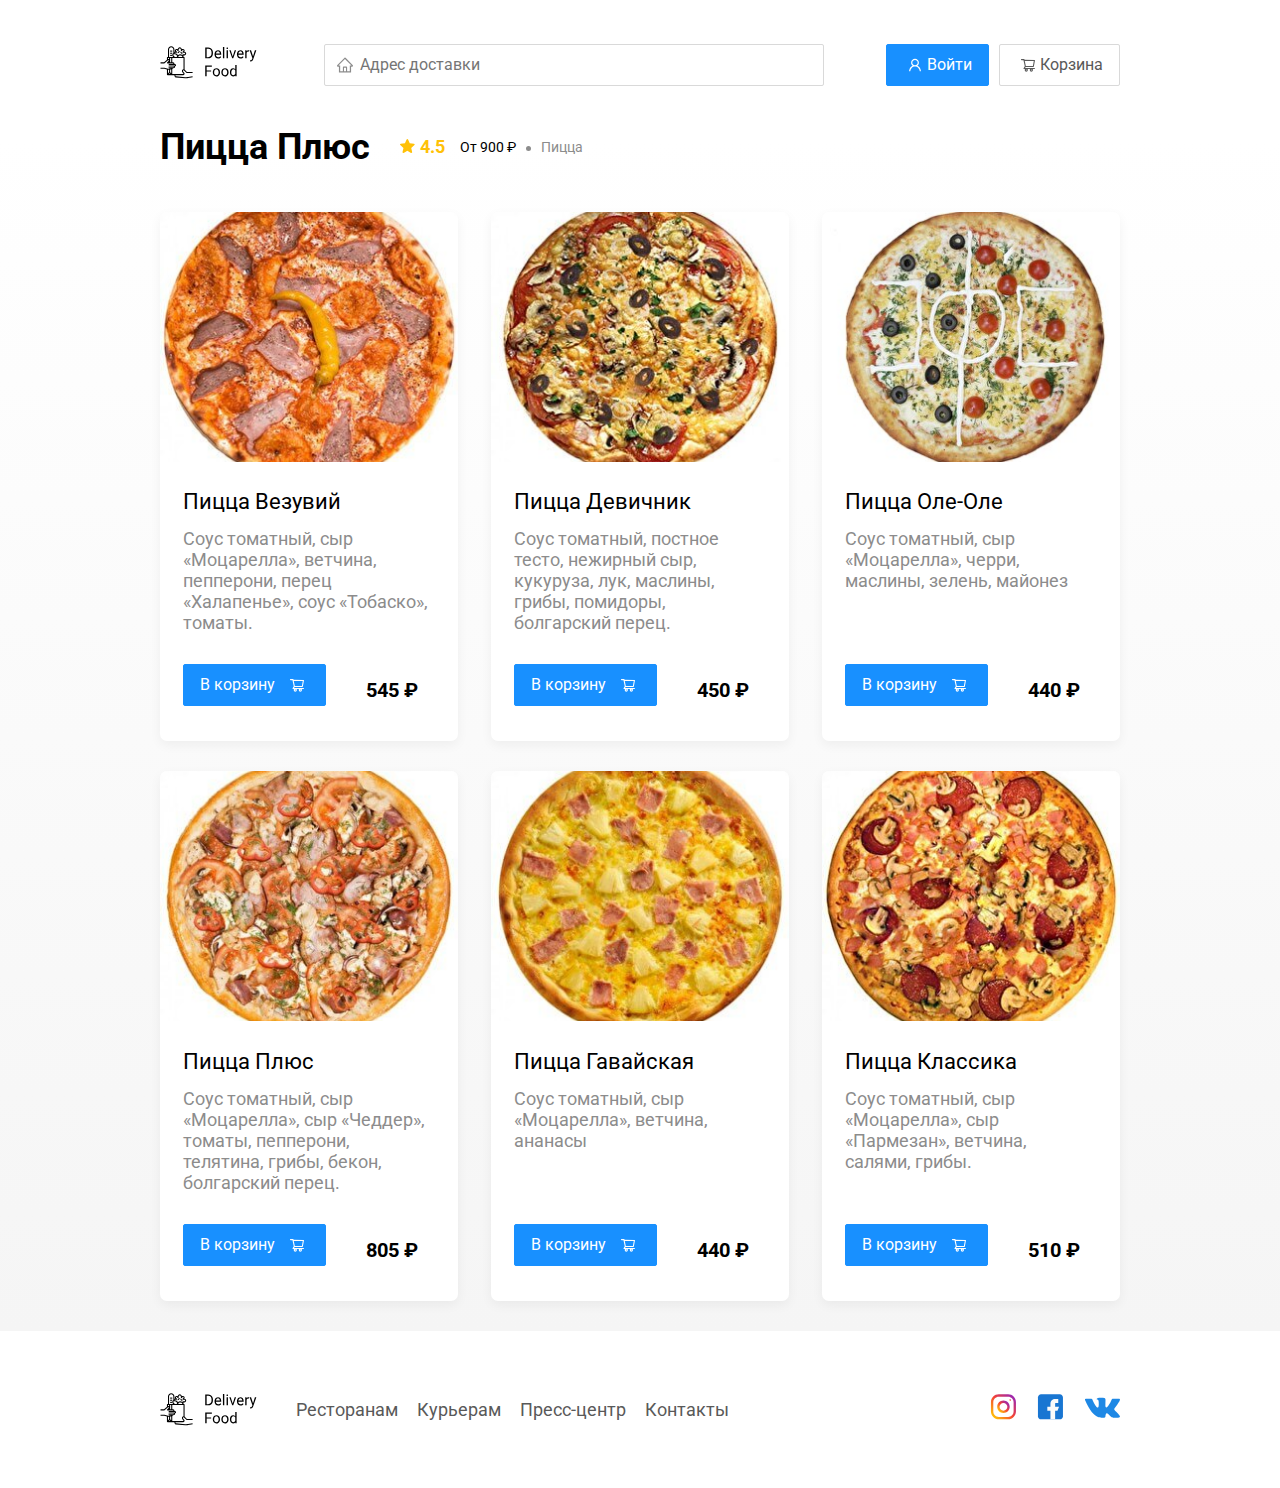
<file: restaurant.html>
<!DOCTYPE html>
<html lang="ru">
<head>
	<meta charset="UTF-8"/>
	<meta name="viewport" content="width=device-width, initial-scale=1.0"/>
	<title>PizzaBurger — доставка еды на дом</title>
	<link
			href="https://fonts.googleapis.com/css?family=Roboto:400,700&display=swap&subset=cyrillic"
			rel="stylesheet"
	/>
	<link rel="stylesheet" href="css/normalize.css"/>
	<link rel="stylesheet" href="css/style.css"/>
</head>
<body>
	<div class="container">
		<header class="header">
			<a href="index.html" class="logo">
				<img src="img/icon/logo.svg" alt="Logo"/>
			</a>
			<label class="address">
				<input type="text" class="input input-address" placeholder="Адрес доставки"/>
			</label>
			<div class="buttons">
				<button class="button button-primary button-auth">
					<span class="button-auth-svg"></span>
					<span class="button-text">Войти</span>
				</button>
				<button class="button" id="cart-button">
					<span class="button-cart-svg"></span>
					<span class="button-text">Корзина</span>
				</button>
			</div>
		</header>
	</div>
	<!-- /.container  -->

	<main class="main">
		<div class="container">
			<section class="menu">
				<div class="section-heading">
					<h2 class="section-title restaurant-title">Пицца Плюс</h2>
					<div class="card-info">
						<div class="rating">
							4.5
						</div>
						<div class="price">От 900 ₽</div>
						<div class="category">Пицца</div>
					</div>
					<!-- /.card-info -->
				</div>
				<div class="cards cards-menu">
					<div class="card">
						<img src="img/pizza-plus/pizza-vesuvius.jpg" alt="image" class="card-image"/>
						<div class="card-text">
							<div class="card-heading">
								<h3 class="card-title card-title-reg">Пицца Везувий</h3>
							</div>
							<!-- /.card-heading -->
							<div class="card-info">
								<div class="ingredients">Соус томатный, сыр «Моцарелла», ветчина, пепперони, перец
								                         «Халапенье», соус «Тобаско», томаты.
								</div>
							</div>
							<!-- /.card-info -->
							<div class="card-buttons">
								<button class="button button-primary button-add-cart">
									<span class="button-card-text">В корзину</span>
									<span class="button-cart-svg"></span>
								</button>
								<strong class="card-price-bold">545 ₽</strong>
							</div>
						</div>
						<!-- /.card-text -->
					</div>
					<!-- /.card -->

					<div class="card">
						<img src="img/pizza-plus/pizza-girls.jpg" alt="image" class="card-image"/>
						<div class="card-text">
							<div class="card-heading">
								<h3 class="card-title card-title-reg">Пицца Девичник</h3>
							</div>
							<!-- /.card-heading -->
							<div class="card-info">
								<div class="ingredients">Соус томатный, постное тесто, нежирный сыр, кукуруза, лук, маслины,
								                         грибы, помидоры, болгарский перец.
								</div>
							</div>
							<!-- /.card-info -->
							<div class="card-buttons">
								<button class="button button-primary button-add-cart">
									<span class="button-card-text">В корзину</span>
									<span class="button-cart-svg"></span>
								</button>
								<strong class="card-price-bold">450 ₽</strong>
							</div>
						</div>
						<!-- /.card-text -->
					</div>
					<!-- /.card -->

					<div class="card">
						<img src="img/pizza-plus/pizza-oleole.jpg" alt="image" class="card-image"/>
						<div class="card-text">
							<div class="card-heading">
								<h3 class="card-title card-title-reg">Пицца Оле-Оле</h3>
							</div>
							<!-- /.card-heading -->
							<div class="card-info">
								<div class="ingredients">Соус томатный, сыр «Моцарелла», черри, маслины, зелень, майонез
								</div>
							</div>
							<!-- /.card-info -->
							<div class="card-buttons">
								<button class="button button-primary button-add-cart">
									<span class="button-card-text">В корзину</span>
									<span class="button-cart-svg"></span>
								</button>
								<strong class="card-price-bold">440 ₽</strong>
							</div>
						</div>
						<!-- /.card-text -->
					</div>
					<!-- /.card -->

					<div class="card">
						<img src="img/pizza-plus/pizza-plus.jpg" alt="image" class="card-image"/>
						<div class="card-text">
							<div class="card-heading">
								<h3 class="card-title card-title-reg">Пицца Плюс</h3>
							</div>
							<!-- /.card-heading -->
							<div class="card-info">
								<div class="ingredients">Соус томатный, сыр «Моцарелла», сыр «Чеддер», томаты, пепперони,
								                         телятина, грибы, бекон, болгарский перец.
								</div>
							</div>
							<!-- /.card-info -->
							<div class="card-buttons">
								<button class="button button-primary button-add-cart">
									<span class="button-card-text">В корзину</span>
									<span class="button-cart-svg"></span>
								</button>
								<strong class="card-price-bold">805 ₽</strong>
							</div>
						</div>
						<!-- /.card-text -->
					</div>
					<!-- /.card -->

					<div class="card">
						<img src="img/pizza-plus/pizza-hawaiian.jpg" alt="image" class="card-image"/>
						<div class="card-text">
							<div class="card-heading">
								<h3 class="card-title card-title-reg">Пицца Гавайская</h3>
							</div>
							<!-- /.card-heading -->
							<div class="card-info">
								<div class="ingredients">Соус томатный, сыр «Моцарелла», ветчина, ананасы</div>
							</div>
							<!-- /.card-info -->
							<div class="card-buttons">
								<button class="button button-primary button-add-cart">
									<span class="button-card-text">В корзину</span>
									<span class="button-cart-svg"></span>
								</button>
								<strong class="card-price-bold">440 ₽</strong>
							</div>
						</div>
						<!-- /.card-text -->
					</div>
					<!-- /.card -->

					<div class="card">
						<img src="img/pizza-plus/pizza-classic.jpg" alt="image" class="card-image"/>
						<div class="card-text">
							<div class="card-heading">
								<h3 class="card-title card-title-reg">Пицца Классика</h3>
							</div>
							<!-- /.card-heading -->
							<div class="card-info">
								<div class="ingredients">Соус томатный, сыр «Моцарелла», сыр «Пармезан», ветчина, салями,
								                         грибы.
								</div>
							</div>
							<!-- /.card-info -->
							<div class="card-buttons">
								<button class="button button-primary button-add-cart">
									<span class="button-card-text">В корзину</span>
									<span class="button-cart-svg"></span>
								</button>
								<strong class="card-price-bold">510 ₽</strong>
							</div>
						</div>
						<!-- /.card-text -->
					</div>
					<!-- /.card -->
				</div>
				<!-- /.cards -->
			</section>
		</div>
		<!-- /.container -->
	</main>

	<footer class="footer">
		<div class="container">
			<div class="footer-block">
				<img src="img/icon/logo.svg" alt="logo" class="logo footer-logo"/>
				<nav class="footer-nav">
					<a href="#" class="footer-link">Ресторанам </a>
					<a href="#" class="footer-link">Курьерам</a>
					<a href="#" class="footer-link">Пресс-центр</a>
					<a href="#" class="footer-link">Контакты</a>
				</nav>
				<div class="social-links">
					<a href="#" class="social-link"><img src="img/social/instagram.svg" alt="instagram"/></a>
					<a href="#" class="social-link"><img src="img/social/fb.svg" alt="facebook"/></a>
					<a href="#" class="social-link"><img src="img/social/vk.svg" alt="vk"/></a>
				</div>
				<!-- /.social-links -->
			</div>
			<!-- /.footer-block -->
		</div>
	</footer>

	<div class="modal modal-cart">
		<div class="modal-dialog">
			<div class="modal-header">
				<h3 class="modal-title">Корзина</h3>
				<button class="close">&times;</button>
			</div>
			<!-- /.modal-header -->
			<div class="modal-body">
				<div class="food-row">
					<span class="food-name">Ролл угорь стандарт</span>
					<strong class="food-price">250 ₽</strong>
					<div class="food-counter">
						<button class="counter-button">-</button>
						<span class="counter">1</span>
						<button class="counter-button">+</button>
					</div>
				</div>
				<!-- /.foods-row -->
				<div class="food-row">
					<span class="food-name">Ролл угорь стандарт</span>
					<strong class="food-price">250 ₽</strong>
					<div class="food-counter">
						<button class="counter-button">-</button>
						<span class="counter">1</span>
						<button class="counter-button">+</button>
					</div>
				</div>
				<!-- /.foods-row -->
				<div class="food-row">
					<span class="food-name">Ролл угорь стандарт</span>
					<strong class="food-price">250 ₽</strong>
					<div class="food-counter">
						<button class="counter-button">-</button>
						<span class="counter">1</span>
						<button class="counter-button">+</button>
					</div>
				</div>
				<!-- /.foods-row -->
				<div class="food-row">
					<span class="food-name">Ролл угорь стандарт</span>
					<strong class="food-price">250 ₽</strong>
					<div class="food-counter">
						<button class="counter-button">-</button>
						<span class="counter">1</span>
						<button class="counter-button">+</button>
					</div>
				</div>
				<!-- /.foods-row -->
			</div>
			<!-- /.modal-body -->
			<div class="modal-footer">
				<span class="modal-pricetag">1250 ₽</span>
				<div class="footer-buttons">
					<button class="button button-primary">Оформить заказ</button>
					<button class="button clear-cart">Отмена</button>
				</div>
			</div>
			<!-- /.modal-footer -->
		</div>
		<!-- /.modal-dialog -->
	</div>


	<script src="js/main.js"></script>
</body>
</html>
</file>
<file: css/style.css>
* {
    box-sizing: border-box;
}

body {
    font-family: "Roboto", sans-serif;
    padding-top: 44px;
}

a,
button {
    cursor: pointer;
    color: inherit;
}

.hide {
    display: none;
}

.container {
    max-width: 1200px;
    margin: auto;
}

.header {
    display: flex;
    align-items: center;
    justify-content: space-between;
    margin-bottom: 40px;
}

.input {
    background-color: #ffffff;
    border: 1px solid #d9d9d9;
    border-radius: 2px;
    font-size: 16px;
    line-height: 24px;
    padding: 8px 8px 8px 35px;
    background-repeat: no-repeat;
    background-position: left 11px center;
}

.address {
    flex: 0.8;
}

.input-address {
    width: 100%;
    background-image: url(../img/icon/home.svg);
}

.search {
    margin-left: auto;
}

.input-search {
    width: 300px;
    background-image: url(../img/icon/search.svg);

}

.buttons {
    display: flex;
    align-items: center;
}

.button {
    display: flex;
    align-items: center;
    padding: 8px 16px;
    background: #ffffff;
    border: 1px solid #d9d9d9;
    box-sizing: border-box;
    box-shadow: 0 0 2px rgba(0, 0, 0, 0.0015);
    border-radius: 2px;
    color: #595959;
    font-size: 16px;
    line-height: 24px;
}

.button:hover {
    background: #1890ff;
    border: 1px solid #1890ff;
    color: #fff;
}


.button-primary {
    background: #1890ff;
    border: 1px solid #1890ff;
    color: #fff;
    margin-right: 10px;
}

.button-primary:hover {
    background: #ffffff;
    border: 1px solid #d9d9d9;
    color: #595959;
}

.button-icon {
    margin-right: 6px;
}

.button-card-text {
    margin-right: 10px;
}

.button-auth {
    background-position: 20px 13px;
}

.button-primary .button-auth-svg {
    width: 24px;
    height: 24px;
    background-color: #fff;
    -webkit-mask: url("../img/icon/user.svg") no-repeat 50% 50%;
    mask: url("../img/icon/user.svg") no-repeat 50% 50%;
    background-repeat: no-repeat;
}

.button-primary:hover .button-auth-svg {
    background-color: #595959;
}

.button .button-cart-svg {
    width: 24px;
    height: 24px;
    background-color: #595959;
    -webkit-mask: url("../img/icon/shopping-cart.svg") no-repeat 50% 50%;
    mask: url("../img/icon/shopping-cart.svg") no-repeat 50% 50%;
    background-repeat: no-repeat;
}

.button-primary .button-cart-svg {
    background-color: #fff;
}

.button:hover .button-cart-svg {
    background-color: #fff;
}

.button-primary:hover .button-cart-svg {
    background-color: #595959;
}

.button-cart {
    display: none;
    margin: 0 5px;
}

.button-out {
    display: none;
    margin: 0 5px;
}

.user-name {
    display: none;
    margin-right: 20px;
    font-weight: bold;
    font-size: 18px;
}

.promo-slider {

    width: 600px;
    height: 300px;

}

.promo {
    box-shadow: 0 7px 12px rgba(158, 158, 163, 0.1);
    border-radius: 10px;
    padding: 68px 70px;
    margin-bottom: 56px;
}

.pizza {
    background: #fff1b8 url(../img/promo/pizza.png) no-repeat top -100px right -250px / 830px
}

.kebab {
    background: #D6E4FF url(../img/promo/kebab.png) no-repeat top 45px right 40px / 450px;
}

.vegetables {
    background: #FFF566 url(../img/promo/vegetables.png) no-repeat top 0 right 0 / 825px
}

.sushi {
    background: #FFF1F0 url(../img/promo/sushi.png) no-repeat top 10px right 15px / 500px
}

.promo-title {
    font-style: normal;
    font-weight: bold;
    font-size: 39px;
    line-height: 46px;
    color: #302c34;
}

.promo-text {
    font-style: normal;
    font-weight: normal;
    font-size: 24px;
    line-height: 28px;
    color: #302c34;
    max-width: 538px;
}

.main {
    background: linear-gradient(180deg, rgba(245, 245, 245, 0) 1.04%, #f5f5f5 100%);
}

.section-heading {
    display: flex;
    align-items: center;
    margin-bottom: 44px;
}

.section-title {
    font-style: normal;
    font-weight: bold;
    font-size: 36px;
    line-height: 42px;
    margin: 0 30px 0 0;
    color: #000000;
}

.cards {
    display: flex;
    align-items: flex-start;
    justify-content: space-between;
    flex-wrap: wrap;
}

.card {
    background: #ffffff;
    box-shadow: 0 4px 12px rgba(0, 0, 0, 0.05);
    border-radius: 7px;
    overflow: hidden;
    margin-bottom: 30px;
    flex-basis: 31%;
    text-decoration: none;

}

.card-restaurant {
    cursor: pointer
}

.card-image {
    width: 100%;
    height: 250px;
    object-fit: cover;
}


.card-text {
    padding: 20px 23px 35px;
    min-height: 275px;
    display: flex;
    flex-direction: column;
}



.restaurants .card-text {
    min-height: auto;
}

.card-heading {
    display: flex;
    align-items: center;
    justify-content: space-between;
    margin-bottom: 10px;
}

.card-title {
    margin: 0;
    font-style: normal;
    font-weight: bold;
    font-size: 22px;
    line-height: 32px;
}

.card-title-reg {
    font-weight: 400;
}

.card-tag {
    font-style: normal;
    font-weight: normal;
    font-size: 12px;
    line-height: 20px;
    color: #ffffff;
    background: #262626;
    border-radius: 2px;
    padding: 1px 8px;
}

.card-info {
    display: flex;
    align-items: center;
    flex-wrap: wrap;
}

.card-buttons {
    display: flex;
    margin-top: 24px;
    flex-grow: 1;
    align-items: flex-end;
}

.card-price-bold {
    font-weight: bold;
    font-size: 20px;
    line-height: 32px;
    margin-left: 30px;
}

.rating {
    background-image: url("../img/icon/rating.svg");
    background-repeat: no-repeat;
    background-position: 0 7px;
    padding-left: 20px;
    margin-right: 26px;
    color: #ffc107;
    font-weight: bold;
    font-size: 18px;
    line-height: 32px;
}

.price-title,
.category {
    color: #8c8c8c;
    font-size: 18px;
    line-height: 32px;
    margin-right: 5px;
}

.price {
    margin-right: 10px;
}

.ingredients {
    color: #8c8c8c;
    font-size: 18px;
    line-height: 21px;
}

.category {
    text-overflow: ellipsis;
    overflow: hidden;
    white-space: nowrap;
    max-width: 150px;
}

.price:after {
    content: "";
    width: 5px;
    height: 5px;
    background-color: #8c8c8c;
    display: inline-block;
    vertical-align: middle;
    border-radius: 50%;
    margin-left: 10px;
}

.footer {
    padding: 60px 0;
}

.footer-block {
    display: flex;
    align-items: center;
    justify-content: space-between;
}

.footer-nav {
    margin-left: 35px;
    margin-right: auto;
}

.footer-link {
    display: inline-block;
    color: #595959;
    font-style: normal;
    font-weight: normal;
    font-size: 18px;
    line-height: 21px;
    text-decoration: none;
}

.footer-link:not(:last-child) {
    margin-right: 15px;
}

.social-links {
    display: flex;
    align-items: center;
}

.social-link:not(:last-child) {
    margin-right: 21px;
}

.modal {
    position: fixed;
    left: 0;
    top: 0;
    width: 100%;
    height: 100%;
    background: rgba(0, 0, 0, 0.4);
    display: none;
    z-index: 999;
}

.modal-auth {
    position: fixed;
    left: 0;
    top: 0;
    width: 100%;
    height: 100%;
    background: rgba(0, 0, 0, 0.4);
    display: none;
    z-index: 999;
}

.is-open {
    display: flex;
}

.modal-dialog {
    max-width: 780px;
    width: 95%;
    background: #ffffff;
    border-radius: 5px;
    margin: auto;
    padding: 40px 45px;
}

.modal-dialog-auth {
    width: auto;
    position: relative;
}

.label-auth {
    display: block;
    margin: 30px;
}

.label-auth span {
    width: 80px;
    display: inline-block;
}

.modal-header {
    display: flex;
    align-items: center;
    justify-content: space-between;
    margin-bottom: 45px;
}

.modal-title {
    margin: 0;
    font-weight: bold;
    font-size: 36px;
    line-height: 42px;
}

.close {
    font-size: 36px;
    border: none;
    background-color: transparent;
}

.close-auth {
    font-size: 36px;
    border: none;
    background-color: transparent;
    position: absolute;
    top: 10px;
    right: 20px;
}

.modal-body {
    margin-bottom: 22px;
}

.food-row {
    display: flex;
    align-items: flex-start;
    justify-content: space-between;
    padding-bottom: 8px;
    border-bottom: 1px solid #d9d9d9;
    margin-bottom: 15px;
}

.food-name {
    font-weight: normal;
    font-size: 18px;
    line-height: 32px;
}

.food-price {
    margin-left: auto;
    margin-right: 47px;
    font-weight: bold;
    font-size: 20px;
    line-height: 32px;
}

.food-counter {
    display: flex;
    align-items: center;
}

.counter-button {
    display: flex;
    align-items: center;
    justify-content: center;
    width: 39px;
    height: 32px;
    background: #ffffff;
    border: 1px solid #40a9ff;
    box-sizing: border-box;
    border-radius: 2px;
    font-weight: normal;
    font-size: 14px;
    line-height: 22px;
    color: #40a9ff;
}

.counter-button:hover {
    background: #40a9ff;
    border: 1px solid #ffffff;
    color: #ffffff;
}

.counter {
    font-size: 16px;
    line-height: 24px;
    margin-left: 10px;
    margin-right: 10px;
}

.modal-footer {
    display: flex;
    align-items: center;
    justify-content: space-between;
}

.modal-auth .modal-footer {
    justify-content: flex-end;
}

.footer-buttons {
    display: flex;
    align-items: center;
}

.modal-pricetag {
    background: #262626;
    border-radius: 5px;
    color: #ffffff;
    padding: 15px 20px;
    font-size: 20px;
    line-height: 23px;
}

@media (max-width: 1366px) {
    .container {
        max-width: 960px;
    }

    .pizza {
        background-position: center right -300px;
        background-size: 750px;
    }


    .kebab {
        background-position: top -5px right -93px;
        background-size: 530px;
    }

    .vegetables {
        background-position: top 0 right -93px;
        background-size: 820px;
    }

    .sushi {
        background-position: center right -90px;
    }

    .rating {
        margin-right: 15px;
    }

    .category,
    .price {
        font-size: 14px;
    }
}

@media (max-width: 992px) {
    .container {
        max-width: 750px;
    }



    .pizza {
        padding: 50px;
        background-size: 500px;
        background-position: center right -200px;
    }


    .kebab {
        background-position: top 55px right -100px;
        background-size: 385px;
    }

    .vegetables {
        background-position: top 0 right -280px;
        background-size: 810px;
    }

    .sushi {
        background-position: top 30px right -175px;
    }



    .promo-text {
        font-size: 18px;
        max-width: 400px;
    }

    .card {
        flex-basis: 49%;
    }

    .footer-link {
        font-size: 16px;
    }
}

@media (max-width: 768px) {
    .container {
        max-width: 560px;
    }

    .card-info {
        flex-wrap: wrap;
    }

    .card .rating {
        flex-basis: 100%;
    }

    .card-title {
        font-size: 18px;
    }

    .card-text {
        min-height: 290px;
    }

    .card-price-bold {
        margin-left: 20px;
    }


    .pizza {
        background-size: 400px;
        background-position: bottom 50px right -200px;
    }


    .kebab {
        background-position: top -5px right -74px;
        background-size: 300px;
    }

    .vegetables {
        background-position: top 0 right -240px;
        background-size: 702px;
    }

    .sushi {
        background-position: top -24px right -75px;
        background-size: 302px;
    }

    .promo-title {
        font-size: 24px;
        line-height: 1.4;
    }

    .promo-text {
        margin-top: 0;
    }
}

@media (max-width: 578px) {
    .container {
        width: 90%;
    }

    .address {
        min-width: 100%;
        order: 1;
    }

    .header {
        flex-wrap: wrap;
    }

    .input-address {
        margin-top: 15px;
        order: 5;
        flex: 1;
    }

    .promo {
        background-image: none;
    }

    .promo-title {
        margin-bottom: 10px;
    }

    .section-title {
        font-size: 20px;
    }

    .card {
        flex-basis: 100%;
    }

    .card-text {
        min-height: auto;
    }

    .card-image {
        width: 100%;
    }

    .footer {
        padding: 30px 0;
    }

    .footer-block {
        align-items: flex-start;
    }

    .footer-nav {
        margin-left: 0;
        margin-right: 0;
        order: 0;
        display: flex;
        flex-direction: column;
    }

    .footer-logo {
        margin-right: 15px;
        order: 1;
    }

    .social-links {
        order: 2;
    }
}

@media (max-width: 480px) {
    .button-text {
        display: none;
    }

    .button-icon {
        margin: 0;
    }

    .user-name {
        margin: 10px;

    }

    .buttons {
        flex-wrap: wrap;
        margin-left: auto;
    }

    .button {
        min-height: 40px;
        padding: 5px 12px;

    }

    .button-out-svg {
        width: 24px;
        height: 24px;
        background-color: #fff;
        -webkit-mask: url(../img/icon/logout.svg) no-repeat 50% 50%;
        mask: url(../img/icon/logout.svg) no-repeat 50% 50%;
        background-repeat: no-repeat;
        -webkit-mask-size: 20px;
        mask-size: 20px;
    }

    .promo {
        padding: 20px;
    }

    .section-heading {
        flex-wrap: wrap;
    }

    .footer-block {
        flex-wrap: wrap;
        flex-direction: column;
        align-items: center;
    }

    .footer-logo {
        order: 0;
        margin-bottom: 20px;
    }

    .footer-nav {
        margin-bottom: 20px;
        text-align: center;
    }

    .footer-link:not(:last-child) {
        margin-right: 0;
    }
}
</file>
